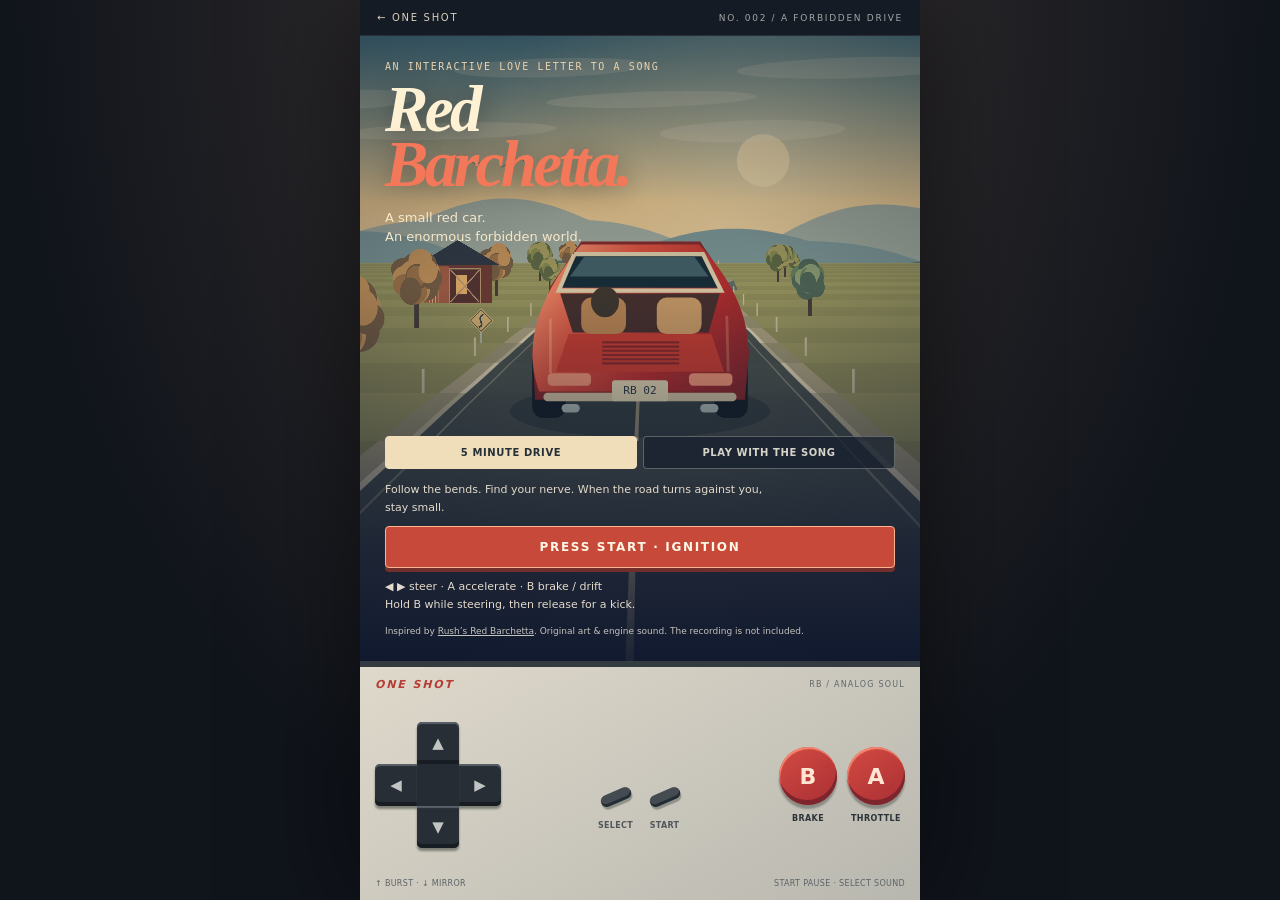
<file: oneshot/barchetta.html>
<!doctype html>
<html lang="en">
<head>
<meta charset="utf-8">
<meta name="viewport" content="width=device-width,initial-scale=1,viewport-fit=cover">
<meta name="theme-color" content="#161b25">
<meta name="description" content="A small red car. An enormous forbidden world. A five-minute driving experience inspired by Rush's Red Barchetta.">
<title>Red Barchetta — One Shot</title>
<link rel="stylesheet" href="./shared/interface.css">
<style>
body{--oneshot-background:radial-gradient(ellipse at top,#3b3433,#10141b 70%)}
:root{color-scheme:dark;font-family:system-ui,-apple-system,BlinkMacSystemFont,sans-serif;color:#fff3da;background:#10141b}
.splash{justify-content:space-between;padding:25px 25px 23px}
.issue{font:10px ui-monospace,monospace;letter-spacing:.16em;color:#e9d3ae;text-transform:uppercase}
.title{font:italic 800 clamp(45px,11vw,65px)/.85 Georgia,serif;letter-spacing:-.055em;margin:10px 0 15px;color:#fff2d4;text-shadow:0 3px 25px #18212366}
.title em{display:block;color:#f37859;font-style:inherit}
.lead{max-width:310px;margin:0;font-size:13px;line-height:1.5;color:#f5e7ca}
.splash-bottom{margin-top:90px}
.choices{display:flex;gap:6px;margin-bottom:12px}
.choice{border:1px solid #e2dfce55;background:#16202dbc;color:#d6d3c9;border-radius:4px;padding:10px 12px;font-size:10px;font-weight:700;letter-spacing:.06em;flex:1}
.choice[aria-pressed=true]{background:#f0deba;color:#263039;border-color:#f0deba}
.instructions{font-size:11px;line-height:1.6;margin:10px 0;color:#e3dacb;max-width:390px}
.smallprint{font-size:9px;line-height:1.5;color:#c5c3bd;margin:11px 0 0}
.scrub{display:block;width:100%;accent-color:#e97151;margin:12px 0}
.stats{display:flex;justify-content:space-between;gap:7px;padding:16px 0;border-top:1px solid #fff2;border-bottom:1px solid #fff2;margin:18px 0}
.stats b{display:block;font:25px Georgia,serif;color:#f1d3a2}
.stats span{font-size:9px;color:#aab0af}
.status{position:absolute;left:12px;right:12px;bottom:10px;text-align:center;font-size:10px;letter-spacing:.04em;color:#fff0cd;text-shadow:0 2px 4px #000;pointer-events:none}
@media(max-width:370px){
.splash{padding:18px}
.splash-bottom{margin-top:50px}
.title{font-size:43px}
}
@media(max-height:700px){
.splash{padding:15px 20px}
.splash-bottom{margin-top:18px}
.title{font-size:42px;margin:8px 0}
.lead{font-size:11px}
.smallprint{display:none}
.choice{padding:8px}
.instructions{margin:6px 0;font-size:10px}
}
@media(max-height:480px){
.splash{padding:13px}
.splash-bottom{margin-top:0}
.title{font-size:35px}
.lead{display:none}
.issue{font-size:8px}
.choices{margin:4px 0}
.instructions{font-size:9px;line-height:1.3}
.smallprint{display:none}
}
</style>
</head>
<body>
<main class="machine">
<header class="header"><a href="./index.html" aria-label="Back to One Shot collection">← ONE SHOT</a><span>NO. 002 / A FORBIDDEN DRIVE</span></header>
<section class="stage" aria-label="Red Barchetta driving game">
<canvas id="game" aria-label="A red sports car on a winding country road. Steer with the D-pad, hold A to accelerate, B to brake or drift."></canvas>
<div class="screen splash" id="intro">
<div><div class="issue">An interactive love letter to a song</div><h1 class="title">Red<br><em>Barchetta.</em></h1><p class="lead">A small red car.<br>An enormous forbidden world.</p></div>
<div class="splash-bottom">
<div class="choices" role="group" aria-label="Ride length"><button class="choice" id="short-mode" aria-pressed="true">5 MINUTE DRIVE</button><button class="choice" id="album-mode" aria-pressed="false">PLAY WITH THE SONG</button></div>
<p class="instructions" id="mode-note">Follow the bends. Find your nerve. When the road turns against you, stay small.</p>
<button class="primary" id="begin">PRESS START · IGNITION</button>
<p class="instructions">◀ ▶ steer · A accelerate · B brake / drift<br>Hold B while steering, then release for a kick.</p>
<p class="smallprint">Inspired by <a href="https://www.rush.com/songs/red-barchetta/" style="color:inherit" target="_blank" rel="noopener">Rush’s Red Barchetta</a>. Original art &amp; engine sound. The recording is not included.</p>
</div></div>
<div class="screen" id="pause" hidden><div class="panel"><div class="issue">A moment at the roadside</div><h2>Engine idling.</h2><p id="pause-note">Your drive will wait.</p><button class="primary" id="resume">BACK TO THE ROAD</button><div id="sync-tools" hidden><p>Set the drive to your song’s current time, then resume both together.</p><input class="scrub" id="sync" type="range" min="0" max="366" step="1" value="0" aria-label="Song time"><p id="sync-time">0:00</p></div><div class="row"><button class="secondary" id="sound">Engine: on</button><button class="secondary" id="restart">New drive</button></div><a class="link" href="./index.html">Return to the collection</a></div></div>
<div class="screen" id="ending" hidden><div class="panel"><div class="issue">The road gives you back</div><h2>Home, before dark.</h2><p id="ending-note">The engine ticks as it cools. A light is still on inside.</p><div class="stats"><div><b id="stat-distance">0</b><span>KILOMETRES</span></div><div><b id="stat-flow">0</b><span>FLOWING TURNS</span></div><div><b id="stat-near">0</b><span>CLOSE CALLS</span></div></div><button class="primary" id="again">ONE MORE SUNDAY</button><a class="link" href="./index.html">Back to One Shot</a></div></div>
<div class="status" id="status" aria-live="polite"></div>
</section>
<section data-controller></section>
</main>
<script src="./shared/interface.js"></script>
<script>
'use strict';
// RED BARCHETTA — original canvas art, a time-directed story, and a real driving simulation.
// The album mode uses an authored section timeline, not automatic audio/beat detection.
(() => {
const $=id=>document.getElementById(id), canvas=$('game'),g=canvas.getContext('2d',{alpha:false});
const clamp=(x,a=0,b=1)=>Math.max(a,Math.min(b,x)),mix=(a,b,t)=>a+(b-a)*t,smooth=t=>{t=clamp(t);return t*t*(3-2*t)},fract=x=>x-Math.floor(x);
const rand=n=>fract(Math.sin(n*127.1+311.7)*43758.5453),fmt=s=>Math.floor(s/60)+':'+String(Math.floor(s%60)).padStart(2,'0');
const lerpColor=(a,b,t)=>a.map((v,i)=>Math.round(mix(v,b[i],t))),rgb=a=>'rgb('+a.join(',')+')';
const SEG=220,ROAD=1800,CAMERA=1100,PLAYER_Z=1800,DRAW=155,ALBUM=366;
let W=390,H=570,DPR=1,mode='intro',album=false,duration=300,soundOn=true,wallLast=0,visual=0,accumulator=0,run,notificationUntil=0;
let audio=null,view=[],particles=[],sprites={};
const input=OneShot.mount(document.querySelector('.machine'),{
  meta:'RB / ANALOG SOUL', labels:{a:'THROTTLE',b:'BRAKE'},
  hints:{left:'↑ BURST · ↓ MIRROR',right:'START PAUSE · SELECT SOUND'},
  ariaLabels:{up:'Up: spend nerve for a boost',down:'Look in rear-view mirror',left:'Steer left',right:'Steer right',a:'A: accelerate',b:'B: brake and drift',start:'Start: pause or resume',select:'Select: toggle engine sound'},
  onPress:action, onSuspend:()=>{if(mode==='play')pause();}
}),down=input.held;
const chapters=[
 [0,'01','THE HIDDEN ROAD','The morning belongs to you.'],
 [44,'02','A MACHINE REMEMBERS','Hold A. Let the engine wake.'],
 [98,'03','THE WORLD OPENS','Lean into the bends.'],
 [170,'04','NOTHING BUT NOW','B through a bend. Release B to fly.'],
 [202,'05','YOU ARE NOT ALONE','Keep your speed. Watch the mirror.'],
 [244,'06','TWO SHADOWS','They are bigger. You are quicker.'],
 [276,'07','ONE WAY THROUGH','The bridge. Find the middle.'],
 [304,'08','SMALL ENOUGH TO BE FREE','Let them keep the wide roads.'],
 [331,'09','THE WAY HOME','You know this turn.']
];
function newRun(){return {time:0,pos:0,x:0,speed:0,steer:0,drift:0,boost:0,nerve:.25,pressure:.08,hit:0,shake:0,chapter:-1,chapterAt:0,cars:[],spawn:0,seed:42,prevB:false,bridgeStart:Infinity,bridgeEnd:Infinity,bridgeTouched:false,bridgeDone:false,flow:0,near:0,top:0,distance:0,collision:0,burstHeld:false,phase:0,curve:0,end:false};}
run=newRun();
function notify(text,seconds=3){$('status').textContent=text;notificationUntil=visual+seconds;}
function setModeSelection(value){album=value;duration=album?ALBUM:300;soundOn=!album;$('short-mode').setAttribute('aria-pressed',String(!album));$('album-mode').setAttribute('aria-pressed',String(album));$('mode-note').textContent=album?'Start your studio recording of Red Barchetta and press Start together. About 6 minutes; approximate section sync. Engine sound starts off.':'Follow the bends. Find your nerve. When the road turns against you, stay small.';updateSoundButton();}
$('short-mode').onclick=()=>setModeSelection(false);$('album-mode').onclick=()=>setModeSelection(true);
function clearInput(){input.clear();}
function action(key){if(key==='start'){if(mode==='intro')start();else if(mode==='play')pause();else if(mode==='pause')resume();else if(mode==='end')splash();}else if(key==='select')toggleSound();else if(key==='a'&&mode==='intro')start();}
function start(){document.activeElement?.blur();clearInput();run=newRun();particles=[];mode='play';$('intro').hidden=true;$('pause').hidden=true;$('ending').hidden=true;accumulator=0;wallLast=performance.now();if(soundOn)enableAudio();notify('◀ ▶ steer · hold A to accelerate',6);}
function pause(){if(mode!=='play')return;mode='pause';clearInput();$('pause').hidden=false;$('sync-tools').hidden=!album;$('sync').value=Math.round(run.time);$('sync-time').textContent=fmt(run.time);$('pause-note').textContent=album?'Pause your music too. Match its clock below if you need to.':'A: throttle · B: brake / drift · ↑: spend nerve for a burst · ↓: mirror. Keyboard: arrows or WASD, X / Z, Enter.';quiet();}
function resume(){document.activeElement?.blur();mode='play';$('pause').hidden=true;clearInput();wallLast=performance.now();accumulator=0;if(soundOn)enableAudio();}
function splash(){mode='intro';clearInput();run=newRun();particles=[];$('intro').hidden=false;$('pause').hidden=true;$('ending').hidden=true;$('status').textContent='';quiet();}
function finish(){mode='end';clearInput();quiet();$('ending').hidden=false;$('stat-distance').textContent=(run.distance/100000).toFixed(1);$('stat-flow').textContent=run.flow;$('stat-near').textContent=run.near;$('ending-note').textContent=run.bridgeTouched?'A little paint on the bridge. A little gravel in the tyres. The engine cools; the light inside is warm.':'The bridge was just wide enough. The engine ticks as it cools. A light is still on inside.';$('status').textContent='';}
$('begin').onclick=start;$('resume').onclick=resume;$('restart').onclick=splash;$('again').onclick=splash;
$('sync').oninput=()=>{$('sync-time').textContent=fmt(+$('sync').value)};
$('sync').onchange=()=>{run.time=clamp(+$('sync').value,0,duration-.1);run.chapter=-1;run.cars=[];run.spawn=run.time+3;run.bridgeStart=Infinity;run.bridgeEnd=Infinity;run.bridgeDone=false;run.bridgeTouched=false;run.pressure=.15;particles=[];};
// Motor, air and gravel are synthesized. Album mode creates no AudioContext unless requested.
function enableAudio(){try{if(!audio){const ac=new (window.AudioContext||window.webkitAudioContext)(),master=ac.createGain(),osc=ac.createOscillator(),engine=ac.createGain(),filter=ac.createBiquadFilter();master.gain.value=.18;master.connect(ac.destination);osc.type='sawtooth';filter.type='lowpass';filter.frequency.value=350;osc.connect(filter);filter.connect(engine);engine.connect(master);engine.gain.value=0;osc.start();const buffer=ac.createBuffer(1,ac.sampleRate*2,ac.sampleRate),data=buffer.getChannelData(0);for(let i=0;i<data.length;i++)data[i]=Math.random()*2-1;const noise=ac.createBufferSource(),windFilter=ac.createBiquadFilter(),wind=ac.createGain();noise.buffer=buffer;noise.loop=true;windFilter.type='lowpass';windFilter.frequency.value=700;noise.connect(windFilter);windFilter.connect(wind);wind.connect(master);wind.gain.value=0;noise.start();audio={ac,master,osc,engine,filter,wind};}audio.ac.resume().catch(()=>{});}catch{soundOn=false;updateSoundButton();}}
function quiet(){if(audio){audio.engine.gain.setTargetAtTime(0,audio.ac.currentTime,.08);audio.wind.gain.setTargetAtTime(0,audio.ac.currentTime,.08);}}
function updateSoundButton(){$('sound').textContent='Engine: '+(soundOn?'on':'off');}
function toggleSound(){soundOn=!soundOn;updateSoundButton();if(soundOn&&mode==='play')enableAudio();else quiet();notify(soundOn?'Engine sound on':'Engine sound off',2);}
$('sound').onclick=toggleSound;
function soundFrame(){if(!audio||!soundOn||mode!=='play')return;const t=audio.ac.currentTime,v=run.speed/18000,gear=Math.min(4,Math.floor(v*5)),rpm=55+(v*5-gear)*35;audio.osc.frequency.setTargetAtTime(rpm,t,.07);audio.filter.frequency.setTargetAtTime(250+v*700,t,.1);audio.engine.gain.setTargetAtTime(.12+(down.has('a')?.12:.02),t,.08);audio.wind.gain.setTargetAtTime(v*v*.22+(Math.abs(run.x)>1?.11:0)+(run.drift>.1?.05:0),t,.08);}
function roadCurve(n){return (Math.sin(n/161)*.72+Math.sin(n/347)*.65+Math.sin(n/73)*.16);}
function elevation(n){return Math.sin(n/61)*650+Math.sin(n/137)*1200+Math.sin(n/307)*2100;}
function bridgeAt(z){return z>=run.bridgeStart&&z<=run.bridgeEnd;}
function halfWidth(z){const a=smooth((z-run.bridgeStart)/7000),b=1-smooth((z-run.bridgeEnd)/7000);return 1-.57*Math.min(a,b);}
function bridgeWeight(z){return Math.min(smooth((z-run.bridgeStart+6000)/6000),1-smooth((z-run.bridgeEnd)/7000));}
function currentStory(){return run.time/duration*ALBUM;}
function damage(push=0,bridge=false){if(run.hit>0)return;run.hit=.8;run.shake=.75;run.speed*=.72;run.x=clamp(run.x+push,-1.7,1.7);run.nerve=Math.max(0,run.nerve-.2);run.pressure=clamp(run.pressure+.12);run.collision++;if(bridge)run.bridgeTouched=true;for(let i=0;i<14;i++)particles.push({x:W*.5,y:H*.8,vx:(rand(i+run.time)*2-1)*160,vy:-80-rand(i+2)*110,life:.3+rand(i),color:'#ffca78',size:2});}
function step(dt){
 if(mode!=='play')return;
 run.time=Math.min(duration,run.time+dt);const t=currentStory(),beforePos=run.pos;
 let ch=0;for(let i=0;i<chapters.length;i++)if(t>=chapters[i][0])ch=i;
 if(ch!==run.chapter){run.chapter=ch;run.chapterAt=run.time;if(ch===4)run.pressure=Math.max(run.pressure,.42);if(ch===5)run.pressure=Math.max(run.pressure,.65);notify(chapters[ch][3],4.5);}
 const chase=t>=202&&t<304&&!run.bridgeDone;
 if(t>=276&&t<304&&run.bridgeStart===Infinity){run.bridgeStart=run.pos+22000;run.bridgeEnd=run.bridgeStart+87000;run.cars=run.cars.filter(c=>c.z<run.bridgeStart-3000);}
 const narrow=halfWidth(run.pos+PLAYER_Z),onBridge=bridgeAt(run.pos+PLAYER_Z),off=Math.abs(run.x)>narrow;
 let curve=roadCurve(run.pos/SEG)*mix(.55,1,smooth((t-75)/100));if(onBridge)curve*=.16;run.curve=curve;
 const steer=Number(down.has('right'))-Number(down.has('left')),gas=down.has('a'),brake=down.has('b'),drifting=brake&&steer!==0&&run.speed>5000&&!off;
 run.steer=mix(run.steer,steer,1-Math.exp(-dt*9));
 let maxSpeed=mix(9000,17800,smooth(t/105));if(t>331)maxSpeed=mix(13500,2200,smooth((t-331)/35));
 const cruise=maxSpeed*.61;let target=gas?maxSpeed:cruise;if(brake)target=drifting?maxSpeed*.7:2800;if(off)target=Math.min(target,5500);
 if(run.boost>0){run.boost-=dt;target=maxSpeed*1.27;}run.speed=mix(run.speed,target,1-Math.exp(-dt*(brake?2.6:1.2)));
 const v=run.speed/17800;run.x+=run.steer*dt*(.42+v*1.08)*(drifting?1.25:1)-curve*v*v*dt*.55;
 if(off){run.x-=Math.sign(run.x)*dt*.22;run.shake=Math.max(run.shake,.1);}
 run.x=clamp(run.x,-1.65,1.65);
 if(onBridge&&Math.abs(run.x)>narrow-.1){damage(-Math.sign(run.x)*.13,true);run.x=mix(run.x,Math.sign(run.x)*(narrow-.13),dt*7);}
 if(drifting){run.drift=clamp(run.drift+dt*.62);if(run.drift>.2&&Math.floor(run.time*35)%2===0){particles.push({x:W*.5+run.steer*20,y:H*.84,vx:-run.steer*30,vy:30,life:.4,color:run.drift>.7?'#8aeeed':'#f6dba1',size:2});}}
 else if(run.prevB&&!brake){if(run.drift>.45){run.boost=1.1+run.drift;run.nerve=clamp(run.nerve+.14);run.flow++;notify('FLOW · a little more freedom',1.5);}run.drift=0;}
 else if(!brake)run.drift=Math.max(0,run.drift-dt*2);
 run.prevB=brake;
 if(down.has('up')&&!run.burstHeld&&run.nerve>.35){run.nerve-=.35;run.boost=2.6;notify('LET IT RUN',1.5);}run.burstHeld=down.has('up');
 run.nerve=clamp(run.nerve+dt*(off?-.05:.013+(Math.abs(curve)>.4&&Math.abs(run.x)<.7?.012:0)));
 run.pos+=run.speed*dt;run.distance+=run.speed*dt;run.top=Math.max(run.top,run.speed);run.hit=Math.max(0,run.hit-dt);run.shake=Math.max(0,run.shake-dt*1.6);
 if(chase){run.pressure=clamp(run.pressure+dt*(off?.07:run.speed<10000?.027:-.011),.06,.98);if(run.pressure>.94&&run.hit===0){damage(run.x>0?-.2:.2);run.pressure=.55;notify('TOO CLOSE · find your speed',2);}}
 else run.pressure=Math.max(0,run.pressure-dt*.25);
 if(run.pos>run.bridgeEnd+1500&&!run.bridgeDone){run.bridgeDone=true;run.pressure=0;run.cars=[];notify(run.bridgeTouched?'THROUGH. They cannot follow.':'A PERFECT FIT. They cannot follow.',5);}
 if(run.time>=run.spawn){run.spawn=run.time+(chase?6.5:12)+rand(run.seed++)*4;if(t>105&&t<272&&!onBridge){const police=chase;run.cars.push({z:run.pos+24000,x:(rand(run.seed++)>.5?1:-1)*(.34+rand(run.seed++)*.26),speed:police?5200:5600,type:police?'hunter':'civil',hit:false,passed:false,w:police?.46:.17});}}
 for(const car of run.cars){const oldRel=car.z-beforePos;car.z+=car.speed*dt;const rel=car.z-run.pos;if(oldRel>=PLAYER_Z-330&&rel<PLAYER_Z+330&&!car.passed){const gap=Math.abs(run.x-car.x);if(gap<car.w+.16){damage(run.x>=car.x?.2:-.2);car.hit=true;car.passed=true;}else if(rel<PLAYER_Z){car.passed=true;if(gap<car.w+.48){run.near++;run.nerve=clamp(run.nerve+.14);notify('THREAD THE NEEDLE',1.5);}}}}
 run.cars=run.cars.filter(c=>c.z>run.pos-2000&&c.z<run.pos+50000);
 for(const p of particles){p.life-=dt;p.x+=p.vx*dt;p.y+=p.vy*dt;p.vy+=100*dt;}particles=particles.filter(p=>p.life>0).slice(-100);
 if(run.time>=duration)finish();
}
function resize(){const r=canvas.getBoundingClientRect();W=Math.max(1,r.width);H=Math.max(1,r.height);DPR=Math.min(window.devicePixelRatio||1,2);canvas.width=Math.round(W*DPR);canvas.height=Math.round(H*DPR);g.setTransform(DPR,0,0,DPR,0,0);}
new ResizeObserver(resize).observe(canvas);
function polygon(points,color){g.fillStyle=color;g.beginPath();g.moveTo(points[0],points[1]);for(let i=2;i<points.length;i+=2)g.lineTo(points[i],points[i+1]);g.closePath();g.fill();}
function quad(x1,y1,w1,x2,y2,w2,color){polygon([x1-w1,y1,x2-w2,y2,x2+w2,y2,x1+w1,y1],color);}
function line(points,color,width=1){g.strokeStyle=color;g.lineWidth=width;g.beginPath();g.moveTo(points[0],points[1]);for(let i=2;i<points.length;i+=2)g.lineTo(points[i],points[i+1]);g.stroke();}
function roundRect(x,y,w,h,r,color){g.fillStyle=color;g.beginPath();g.roundRect(x,y,w,h,r);g.fill();}
function text(value,x,y,size,color='#fff0d0',align='left',font='monospace'){g.fillStyle=color;g.font=size+'px '+font;g.textAlign=align;g.fillText(value,x,y);}
function sprite(name,width,height,draw){const c=document.createElement('canvas');c.width=width;c.height=height;const cctx=c.getContext('2d');draw(cctx,width,height);sprites[name]=c;}
function buildSprites(){
 for(let j=0;j<4;j++)sprite('tree'+j,200,300,(c,w,h)=>{c.fillStyle='#493f39';c.fillRect(91,175,17,125);c.strokeStyle='#493f39';c.lineWidth=8;c.beginPath();c.moveTo(100,215);c.lineTo(60,130);c.moveTo(99,198);c.lineTo(139,109);c.stroke();const colors=[['#626a43','#8c8f50','#aaa060'],['#526957','#69845a','#94a275'],['#7c6144','#a77748','#ce985b'],['#425c52','#52715c','#77916b']][j];for(let i=0;i<28;i++){const a=i*2.4,d=rand(i+j*30)*62;c.fillStyle=colors[i%3];c.beginPath();c.ellipse(100+Math.cos(a)*d,107+Math.sin(a)*d,35+rand(i+3)*17,40+rand(i+7)*14,0,0,Math.PI*2);c.fill();}});
 sprite('pine',160,350,(c)=>{c.fillStyle='#424c3b';c.fillRect(74,235,13,115);for(let i=0;i<5;i++){c.fillStyle=['#304e49','#3d6156','#52745d'][i%3];c.beginPath();c.moveTo(80,15+i*39);c.lineTo(12+i*8,151+i*34);c.lineTo(148-i*8,151+i*34);c.fill();}});
 sprite('barn',340,270,c=>{c.fillStyle='#733c33';c.fillRect(30,95,280,168);c.fillStyle='#ad6044';c.fillRect(32,110,100,151);c.fillStyle='#323944';c.beginPath();c.moveTo(0,104);c.lineTo(167,1);c.lineTo(339,103);c.closePath();c.fill();c.fillStyle='#58342f';c.fillRect(134,120,127,143);c.fillStyle='#f3b86c';c.fillRect(162,146,43,80);c.strokeStyle='#c29973';c.lineWidth=5;c.strokeRect(133,120,129,143);c.beginPath();c.moveTo(137,258);c.lineTo(258,125);c.moveTo(138,124);c.lineTo(256,258);c.stroke();c.strokeStyle='#e1b887';c.lineWidth=2;for(let i=0;i<7;i++){c.beginPath();c.moveTo(37+i*13,115);c.lineTo(37+i*13,260);c.stroke();}});
 sprite('rock',150,100,c=>{c.fillStyle='#656e67';c.beginPath();c.moveTo(0,91);c.lineTo(22,34);c.lineTo(58,8);c.lineTo(123,31);c.lineTo(149,93);c.fill();c.fillStyle='#9b9a80';c.beginPath();c.moveTo(22,34);c.lineTo(58,8);c.lineTo(123,31);c.lineTo(70,52);c.fill();});
 sprite('sign',160,170,c=>{c.fillStyle='#bbbca9';c.fillRect(76,80,8,90);c.fillStyle='#dfba78';c.save();c.translate(80,63);c.rotate(Math.PI/4);c.fillRect(-42,-42,84,84);c.strokeStyle='#645b43';c.lineWidth=4;c.strokeRect(-36,-36,72,72);c.restore();c.strokeStyle='#424b46';c.lineWidth=8;c.beginPath();c.moveTo(68,95);c.bezierCurveTo(107,83,50,55,91,33);c.stroke();});
 sprite('bridgeSign',180,165,c=>{c.fillStyle='#bcb39b';c.fillRect(86,75,8,90);c.fillStyle='#d4be86';c.fillRect(4,14,172,70);c.strokeStyle='#403e35';c.lineWidth=4;c.strokeRect(8,18,164,62);c.fillStyle='#403e35';c.textAlign='center';c.font='bold 18px monospace';c.fillText('NARROW',90,44);c.fillText('BRIDGE',90,66);});
}
buildSprites();
function palette(t){const storm=smooth((t-192)/32)*(1-smooth((t-300)/25)),home=smooth((t-318)/40);return {sky:rgb(lerpColor([82,133,146],[48,64,95],storm)),haze:rgb(lerpColor([247,207,144],[174,172,177],storm)),hill:rgb(lerpColor([86,116,114],[59,78,100],storm)),field:rgb(lerpColor([161,156,97],[91,120,111],storm)),field2:rgb(lerpColor([151,147,91],[83,111,106],storm)),road:rgb(lerpColor([75,82,77],[53,63,77],storm)),road2:rgb(lerpColor([78,85,79],[57,66,80],storm)),storm,home};}
function background(t,P,horizon){
 const sky=g.createLinearGradient(0,0,0,horizon);sky.addColorStop(0,P.sky);sky.addColorStop(.68,P.haze);sky.addColorStop(1,'#eac79d');g.fillStyle=sky;g.fillRect(0,0,W,H);
 const sunX=W*(.72-Math.sin(run.pos/800000)*.05),sunY=horizon*.51;const halo=g.createRadialGradient(sunX,sunY,3,sunX,sunY,W*.48);halo.addColorStop(0,'#fff1c864');halo.addColorStop(1,'#ffd58900');g.fillStyle=halo;g.fillRect(0,0,W,horizon+50);g.fillStyle='#ffe5b0';g.beginPath();g.arc(sunX,sunY,W*.047,0,7);g.fill();
 g.globalAlpha=.25;g.fillStyle='#ffefcf';for(let i=0;i<7;i++){const x=((i*.18+visual*.0007)%1.4-.2)*W,y=horizon*(.13+(i%3)*.13);g.beginPath();g.ellipse(x,y,W*(.11+rand(i)*.1),4+rand(i+1)*7,-.03,0,7);g.fill();}g.globalAlpha=1;
 for(let layer=2;layer>=0;layer--){const y=horizon+8-layer*10,amp=(25+layer*17)*Math.min(1,H/500),parallax=run.pos*.000009*(3-layer)+run.x*.045;g.fillStyle=[P.hill,'#829b99','#a8b0a1'][layer];if(P.storm>.3)g.fillStyle=['#4a5d71','#6c7e91','#969faa'][layer];g.beginPath();g.moveTo(0,horizon+60);for(let x=0;x<=W+5;x+=5){const f=x/W;g.lineTo(x,y-Math.abs(Math.sin(f*4.2+parallax+layer*1.8))*amp-Math.abs(Math.sin(f*10.5+layer))*amp*.18);}g.lineTo(W,horizon+60);g.fill();}
 // A distant flock, small enough to notice only while breathing between corners.
 if(P.storm<.7)for(let i=0;i<5;i++){const x=W*(.18+i*.026)+Math.sin(visual*.06)*12,y=horizon*.5+i%2*7,wing=Math.sin(visual*3+i)*3;line([x-4,y+wing,x,y,x+4,y+wing],'#657570',.8);}
}
function projectRoad(t,P){
 const base=Math.floor(run.pos/SEG),offset=(run.pos%SEG)/SEG,camY=mix(elevation(base),elevation(base+1),offset)+CAMERA;
 const horizon=H*.39+Math.sin(run.pos/85000)*H*.016;
 background(t,P,horizon);g.fillStyle=P.field;g.fillRect(0,horizon+40,W,H);
 let dx=-roadCurve(base)*offset,x=0,maxY=H;view=[];
 for(let n=0;n<DRAW;n++){
  const index=base+n,z=index*SEG-run.pos,z2=z+SEG;
  let c=roadCurve(index)*mix(.55,1,smooth((t-75)/100));if(bridgeAt(index*SEG))c*=.16;
  const p1={x:W/2+(x-run.x*ROAD)*W/2/Math.max(1,z),y:horizon-(elevation(index)-camY)*H*.7/Math.max(1,z),bw:ROAD*W/2/Math.max(1,z),z};
  x+=dx;dx+=c*4.6;
  const p2={x:W/2+(x-run.x*ROAD)*W/2/z2,y:horizon-(elevation(index+1)-camY)*H*.7/z2,bw:ROAD*W/2/z2,z:z2};
  p1.y=Math.round(p1.y);p2.y=Math.round(p2.y);
  p1.w=p1.bw*halfWidth(index*SEG);p2.w=p2.bw*halfWidth((index+1)*SEG);
  if(z<50||p2.y>=p1.y||p2.y>=maxY)continue;
  const clip=maxY,bridge=bridgeAt(index*SEG),alternate=Math.floor(index/3)%2;
  const rec={index,p1,p2,clip,bridge};view.push(rec);
  g.fillStyle=bridge?'#528486':alternate?P.field:P.field2;g.fillRect(0,p2.y,W,Math.min(p1.y,maxY)-p2.y);
  if(bridge){if(index%7===0){g.globalAlpha=.22;line([0,p2.y+2,W,p2.y+2],'#c3d9c8',1);g.globalAlpha=1;}quad(p1.x,p1.y,p1.w*1.42,p2.x,p2.y,p2.w*1.42,'#436064');quad(p1.x,p1.y,p1.w*1.11,p2.x,p2.y,p2.w*1.11,'#b7ac8a');}
  else{quad(p1.x,p1.y,p1.w*1.16,p2.x,p2.y,p2.w*1.16,alternate?'#a49b75':'#b7aa83');}
  quad(p1.x,p1.y,p1.w*1.035,p2.x,p2.y,p2.w*1.035,alternate?'#c4ba97':'#eee0bc');
  quad(p1.x,p1.y,p1.w,p2.x,p2.y,p2.w,alternate?P.road:P.road2);
  if(!bridge&&alternate){quad(p1.x,p1.y,p1.w*.009,p2.x,p2.y,p2.w*.009,'#dfce9e');}
  for(const side of [-1,1])quad(p1.x+p1.w*.92*side,p1.y,p1.w*.006,p2.x+p2.w*.92*side,p2.y,p2.w*.006,'#d4c8a57a');
  if(bridge){for(const side of [-1,1]){const h1=p1.bw*.23,h2=p2.bw*.23;quad(p1.x+p1.w*1.06*side,p1.y-h1,p1.bw*.012,p2.x+p2.w*1.06*side,p2.y-h2,p2.bw*.012,'#c4b698');if(index%3===0)line([p1.x+p1.w*1.06*side,p1.y,p1.x+p1.w*1.06*side,p1.y-h1],'#cec1a4',Math.max(1,p1.bw*.022));}}
  if(n>65){g.globalAlpha=Math.pow((n-65)/(DRAW-65),2)*.65;quad(W/2,p1.y,W/2,W/2,p2.y,W/2,P.haze);g.globalAlpha=1;}
  maxY=p2.y;
 }
 // Roadside objects are painted back to front and clipped by the next hill.
 for(let j=view.length-1;j>=0;j--){const r=view[j],n=r.index,p=r.p1;if(p.y<-100||p.z>DRAW*SEG||p.bw<1)continue;g.save();g.beginPath();g.rect(0,0,W,r.clip);g.clip();
  if(!r.bridge){
   if(n%6===0){const side=rand(n)>.5?1:-1,kind=t>235&&t<300?'pine':'tree'+Math.floor(rand(n+2)*4);drawScenery(kind,p,side*(1.6+rand(n+4)*1.8),850+rand(n+7)*650);}
   if(n%11===0)drawScenery('tree'+Math.floor(rand(n+1)*4),p,-2.2,1400);
   if(n%47===0)drawScenery('rock',p,1.22,440);
   if(n%130===30)drawScenery('sign',p,-1.35,540);
   if(n%280===40||t>333&&n%140===40)drawScenery('barn',p,-2.4,1500);
   if(n%4===0){for(const side of [-1,1]){const xx=p.x+p.bw*side*1.25,hh=p.bw*.14;line([xx,p.y,xx,p.y-hh],'#d8c9a3',Math.max(1,p.bw*.016));}}
  }
  if(Math.abs(n*SEG-(run.bridgeStart-8500))<SEG)drawScenery('bridgeSign',p,-1.45,720);
  for(const car of run.cars)if(Math.floor(car.z/SEG)===n){const f=fract(car.z/SEG),bw=mix(p.bw,r.p2.bw,f),x=mix(p.x,r.p2.x,f)+car.x*bw,y=mix(p.y,r.p2.y,f);drawCar(x,y,bw*car.w*2,car.type==='hunter',0,car.hit);}
  g.restore();
 }
}
function drawScenery(name,p,lateral,height){const img=sprites[name],hh=height*p.bw/ROAD,ww=hh*img.width/img.height,x=p.x+p.bw*lateral;if(ww<1||x+ww/2<0||x-ww/2>W)return;g.drawImage(img,x-ww/2,p.y-hh,ww,hh);}
function drawCar(x,y,width,hunter=false,turn=0,hit=false){
 if(width<2)return;g.save();g.translate(x,y);g.scale(width/160,width/160);g.rotate(turn*.04);
 g.fillStyle='#13212e55';g.beginPath();g.ellipse(0,0,93,19,0,0,7);g.fill();
 if(hunter){
  const pulse=.6+.4*Math.sin(visual*12);g.fillStyle='#7debfc';g.globalAlpha=.22;g.beginPath();g.ellipse(0,3,100,19,0,0,7);g.fill();g.globalAlpha=1;
  polygon([-88,-6,-102,-35,-86,-75,-57,-110,52,-110,85,-75,101,-34,86,-6],'#778e9e');
  polygon([-102,-35,-71,-57,72,-57,101,-34,86,-6,-88,-6],'#a7b6b9');
  polygon([-87,-75,-57,-110,52,-110,84,-75,58,-61,-56,-61],'#e0ddd0');
  polygon([-57,-103,51,-103,63,-79,-66,-79],'#263d4e');
  polygon([-85,-73,-59,-61,-71,-16,-94,-29],'#dae2dc');polygon([85,-73,58,-61,72,-16,94,-29],'#788e9e');
  roundRect(-51,-48,102,11,3,'#243746');g.globalAlpha=pulse;roundRect(-49,-46,38,6,2,'#88efff');roundRect(11,-46,38,6,2,'#88efff');g.globalAlpha=1;
  line([-65,-19,65,-19],'#3e5764',6);text('E Y E',0,-30,10,'#435e6b','center');
 }else{
  // Rear view of a small open-top roadster. Body, cockpit, chrome and tyres are separate shapes.
  roundRect(-77,-43,24,48,8,'#151e26');roundRect(53,-43,24,48,8,'#151e26');
  polygon([-75,-8,-77,-44,-64,-89,-42,-121,43,-121,65,-88,78,-43,75,-8],'#8b2929');
  const paint=g.createLinearGradient(-70,-100,75,0);paint.addColorStop(0,hit?'#ffd299':'#ff9970');paint.addColorStop(.27,'#e7533e');paint.addColorStop(.6,'#c12e2d');paint.addColorStop(1,'#85252b');g.fillStyle=paint;g.beginPath();g.moveTo(-72,-14);g.bezierCurveTo(-87,-55,-64,-92,-42,-119);g.lineTo(42,-119);g.bezierCurveTo(68,-92,87,-55,72,-14);g.closePath();g.fill();
  polygon([-45,-112,44,-112,57,-88,-57,-88],'#182d39');polygon([-40,-110,39,-110,49,-96,-50,-96],'#91bbb75f');line([-47,-112,45,-112,58,-86,-58,-86,-47,-112],'#e8d6ae',3);
  polygon([-57,-84,57,-84,49,-56,-48,-56],'#4a302c');roundRect(-42,-81,32,26,7,'#c38a54');roundRect(12,-81,32,26,7,'#d4a168');g.fillStyle='#42382e';g.beginPath();g.ellipse(-25,-78,10,11,0,0,7);g.fill();
  polygon([-51,-55,51,-55,60,-28,-60,-28],'#d43e31');for(let i=0;i<6;i++)line([-27,-49+i*3,28,-49+i*3],'#8f292a',1.5);
  line([-64,-66,-64,-27],'#ffb18a88',2);line([62,-68,63,-28],'#ffb18a55',2);
  roundRect(-66,-27,31,9,3,down.has('b')?'#fff6bc':'#ff9b78');roundRect(35,-27,31,9,3,down.has('b')?'#fff6bc':'#ff9b78');
  roundRect(-69,-13,138,6,3,'#decba8');roundRect(-20,-22,40,15,2,'#eee0b9');text('RB 02',0,-12,8,'#303c42','center');roundRect(-56,-5,13,6,3,'#b7c4bd');roundRect(43,-5,13,6,3,'#b7c4bd');
 }
 g.restore();
}
function mirror(t){
 if(t<202&&!down.has('down'))return;if(run.bridgeDone&&!down.has('down'))return;
 const big=down.has('down'),w=W*(big?.77:.36),h=big?H*.22:Math.max(37,H*.075),x=(W-w)/2,y=big?H*.18:14;
 g.save();roundRect(x-3,y-3,w+6,h+6,6,'#dfd8bd');g.beginPath();g.roundRect(x,y,w,h,4);g.clip();g.fillStyle='#8eaaa9';g.fillRect(x,y,w,h);g.fillStyle='#718c79';g.fillRect(x,y+h*.38,w,h);
 polygon([x+w*.43,y+h*.4,x+w*.57,y+h*.4,x+w*.94,y+h,x+w*.06,y+h],'#495969');line([x+w*.5,y+h*.48,x+w*.5,y+h],'#b5bfa6',2);
 if(t>=202&&t<304&&!run.bridgeDone){const count=t>244?2:1;for(let i=0;i<count;i++){const size=w*(.12+run.pressure*.3),xx=x+w*.5+(count===2?(i-.5)*w*.39:Math.sin(visual*.8)*w*.17);drawCar(xx,y+h*.93,size,true,0,false);}}
 g.restore();if(big)text('THEY WANT THE WHOLE ROAD',W/2,y+h+17,9,'#fff0d0','center');
}
function gauge(t){
 const speed=Math.round(run.speed/85);text(String(speed).padStart(3,'0'),18,H-40,29,'#fff0d0','left','monospace');text('KM/H',19,H-25,8,'#d8d7bd');
 const x=W-113,y=H-52;text(run.boost>0?'RELEASE':'NERVE',x,y-9,8,run.boost>0?'#92f1e4':'#e4dabd');for(let i=0;i<8;i++)roundRect(x+i*11,y,7,14,1,run.nerve>(i/8)?'#ecd097':'#eeeecc25');
 if(run.drift>.05){const ww=W*.36;roundRect((W-ww)/2,H*.69,ww,3,2,'#fff3');roundRect((W-ww)/2,H*.69,ww*run.drift,3,2,run.drift>.45?'#9ef4e2':'#f8d393');text(run.drift>.45?'RELEASE B':'HOLD THE TURN',W/2,H*.69-8,8,'#e7edd3','center');}
 text(fmt(run.time)+' / '+fmt(duration),W-14,23,9,'#f4e3c5','right');
 if(t>=202&&t<304&&!run.bridgeDone){const width=70;roundRect(16,28,width,3,2,'#fff3');roundRect(16,28,width*run.pressure,3,2,'#9ae7ed');text('PURSUIT',16,21,8,'#b9e7e4');}else text(run.chapter>=0?chapters[run.chapter][1]+' / 09':'01 / 09',16,23,9,'#f2dfbb');
 // Nine small mileposts stand in for a conventional score or checkpoint list.
 const wide=W-32;for(let i=0;i<9;i++){g.fillStyle=i<=run.chapter?'#efd2a1':'#fff3';g.fillRect(16+i*wide/9,H-6,wide/9-3,2);}
}
function cue(){const age=run.time-run.chapterAt;if(run.chapter<0||age>5)return;g.save();g.globalAlpha=smooth(age/.65)*(1-smooth((age-3.7)/1.3));const c=chapters[run.chapter],y=H*.19;const size=Math.min(22,W/(c[2].length*.62));text(c[1]+' /',W*.5,y-22,9,'#e7d0a4','center');text(c[2],W*.5,y,size,'#fff0d0','center','Georgia');g.restore();}
function homeScene(){
 const sky=g.createLinearGradient(0,0,0,H);sky.addColorStop(0,'#5b8294');sky.addColorStop(.5,'#e5b888');sky.addColorStop(1,'#576a53');g.fillStyle=sky;g.fillRect(0,0,W,H);
 g.fillStyle='#fff0bd';g.beginPath();g.arc(W*.8,H*.27,W*.045,0,7);g.fill();
 for(let i=0;i<3;i++){g.fillStyle=['#a4a783','#7d8c70','#556c5d'][i];g.beginPath();g.moveTo(0,H);for(let x=0;x<=W+10;x+=10)g.lineTo(x,H*(.45+i*.08)+Math.sin(x/W*5+i)*20);g.lineTo(W,H);g.fill();}
 g.drawImage(sprites.barn,W*.04,H*.41,W*.55,W*.55*.794);drawCar(W*.68,H*.80,W*.25,false,-.6,false);
 g.fillStyle='#ffd790';g.globalAlpha=.1+.02*Math.sin(visual*4);g.beginPath();g.ellipse(W*.25,H*.73,W*.22,H*.13,0,0,7);g.fill();g.globalAlpha=1;
}
function render(){
 g.setTransform(DPR,0,0,DPR,0,0);const t=mode==='intro'?80:currentStory();
 if(mode==='end'){homeScene();return;}
 const P=palette(t);g.save();if(run.shake>0&&mode==='play')g.translate(Math.sin(visual*85)*run.shake*3,Math.cos(visual*70)*run.shake*2);
 projectRoad(t,P);
 // Peripheral wind stretches as the car exceeds cruising speed.
 if(mode==='play'&&run.speed>12500){const strength=clamp((run.speed-12500)/9500);g.globalAlpha=strength*.4;for(let i=0;i<20;i++){const side=i%2?1:-1,q=fract(i*.173+run.pos*.000012),x=W*.5+side*W*(.32+q*.45),y=H*(.46+q*.49);line([x,y,x+side*(12+q*35),y+q*15],'#fff5d5',1);}g.globalAlpha=1;}
 if(mode==='play'&&t>=244&&t<276&&run.pressure>.4){const amount=(run.pressure-.4)*1.67;drawCar(-W*.12+amount*W*.13,H*.98,W*.55,true,.2,false);drawCar(W*1.12-amount*W*.13,H*.99,W*.55,true,-.2,false);}
 const carX=W*.5+run.steer*W*.023,carY=mode==='intro'?H*.60:H*.84,bob=(Math.sin(visual*28)*.6+Math.sin(visual*17)*.3)*run.speed/16000;
 if(run.boost>0&&mode==='play'){g.globalAlpha=.6;for(let i=0;i<3;i++){const a=(i+1)*.04;drawCar(carX-run.steer*i*3,carY+i*9,W*(.22-a),false,run.steer,false);}g.globalAlpha=1;}
 drawCar(carX,carY+bob,W*(mode==='intro'?.4:.23),false,-run.steer*(down.has('b')?2.2:1),run.hit>.4);
 if(mode==='play'){for(const p of particles){g.globalAlpha=clamp(p.life*2);g.fillStyle=p.color;g.fillRect(p.x,p.y,p.size,p.size*2);}g.globalAlpha=1;mirror(t);gauge(t);cue();}
 const vignette=g.createRadialGradient(W*.5,H*.48,W*.25,W*.5,H*.48,Math.max(W,H)*.78);vignette.addColorStop(0,'#11182600');vignette.addColorStop(1,'#0b19274a');g.fillStyle=vignette;g.fillRect(0,0,W,H);g.restore();
}
function frame(now){const dt=Math.min((now-wallLast)/1000||0,.15);wallLast=now;visual+=dt;if(mode==='play'){accumulator+=dt;while(accumulator>=1/60&&mode==='play'){step(1/60);accumulator-=1/60;}}if(mode==='intro'){run.pos+=dt*1700;run.x=Math.sin(visual*.12)*.15;}if(visual>notificationUntil&&$('status').textContent)$('status').textContent='';render();soundFrame();requestAnimationFrame(frame);}
resize();requestAnimationFrame(frame);
// A read-only snapshot is useful for reproducing control and pacing bugs. Test time is opt-in.
if(new URLSearchParams(location.search).has('test'))window.__barchetta={snapshot:()=>({...run,cars:run.cars.map(c=>({...c})),mode,down:[...down],duration,album}),advance:(seconds,draw=true)=>{for(let i=0;i<Math.round(seconds*60)&&mode==='play';i++)step(1/60);if(draw)render();},seek:seconds=>{run.time=clamp(seconds,0,duration-.01);run.chapter=-1;run.cars=[];run.spawn=run.time+2;render();}};
})();

</script>
</body>
</html>
</file>
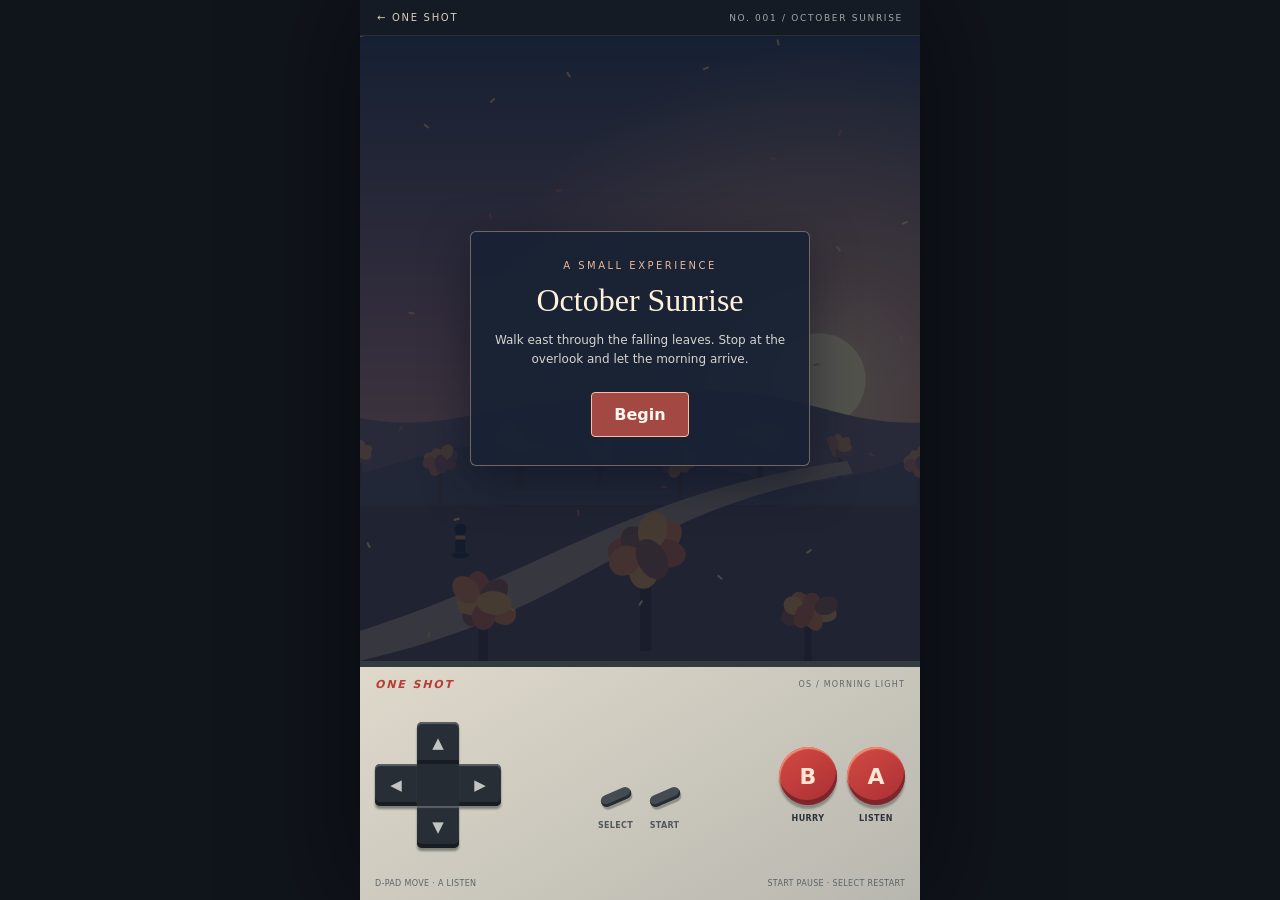
<file: oneshot/october-sunrise.html>
<!doctype html>
<html lang="en">
<head>
<meta charset="utf-8">
<meta name="viewport" content="width=device-width,initial-scale=1,viewport-fit=cover">
<meta name="theme-color" content="#141b29">
<title>October Sunrise — One Shot</title>
<link rel="stylesheet" href="./shared/interface.css">
<style>

:root{color-scheme:dark;font-family:system-ui,-apple-system,sans-serif;background:#141b29;color:#f6ecdb}
.stage{background:#23314a}.overlay{background:#101929b8;text-align:center;align-items:center}
.overlay[hidden]{display:none}
.card{max-width:340px;padding:28px 22px;background:#182334ee;border:1px solid #e6bea270;border-radius:6px;box-shadow:0 15px 45px #070d1b80}
.eyebrow{font-size:10px;letter-spacing:.25em;color:#ebb695;text-transform:uppercase}
h1{font-family:Georgia,serif;font-weight:400;font-size:32px;line-height:1.12;margin:12px 0;color:#fff0db}
p{font-size:14px;line-height:1.5;color:#d5d5d8}
.cta{margin-top:10px;border:1px solid #f5c1a2;background:#a34842;color:#fff9ec;border-radius:4px;padding:12px 22px;font:inherit;font-weight:700;cursor:pointer}
.hint{position:absolute;left:12px;right:12px;bottom:14px;text-align:center;font-size:12px;text-shadow:0 2px 5px #08101d;pointer-events:none;color:#fff1de}

</style>
</head>
<body>
<main class="machine">
<header class="header"><a href="./index.html" aria-label="Back to One Shot collection">← ONE SHOT</a><span>NO. 001 / OCTOBER SUNRISE</span></header>
<section class="stage" aria-label="October Sunrise game">
<canvas id="game" aria-label="Autumn landscape with a path toward the sunrise"></canvas>
<div class="hint" id="hint" aria-live="polite"></div>
<div class="screen overlay" id="overlay">
<div class="panel card"><div class="eyebrow" id="eyebrow">A small experience</div><h1 id="title">October Sunrise</h1><p id="message">Walk east through the falling leaves. Stop at the overlook and let the morning arrive.</p><button class="cta" id="continue">Begin</button></div>
</div>
</section>
<section data-controller></section>
</main>
<script src="./shared/interface.js"></script>
<script type="module">
const canvas=document.querySelector('#game'),ctx=canvas.getContext('2d');
const overlay=document.querySelector('#overlay'),hint=document.querySelector('#hint');
const input=OneShot.mount(document.querySelector('.machine'),{
  meta:'OS / MORNING LIGHT',labels:{a:'LISTEN',b:'HURRY'},
  hints:{left:'D-PAD MOVE · A LISTEN',right:'START PAUSE · SELECT RESTART'},
  ariaLabels:{up:'Move up',down:'Move down',left:'Move left',right:'Move right',a:'A: stop and listen',b:'B: hurry',start:'Start: pause or resume',select:'Select: restart'},
  onPress:press,onSuspend:pause
}),held=input.held;
let scene,mode='intro',last=0,w=0,h=0,dpr=1;
const clamp=(v,a,b)=>Math.max(a,Math.min(b,v)),lerp=(a,b,t)=>a+(b-a)*t;
function resize(){const r=canvas.getBoundingClientRect();dpr=Math.min(devicePixelRatio||1,2);w=r.width;h=r.height;canvas.width=Math.round(w*dpr);canvas.height=Math.round(h*dpr);ctx.setTransform(dpr,0,0,dpr,0,0)}
new ResizeObserver(resize).observe(canvas);
function show(eyebrow,title,message,button){document.querySelector('#eyebrow').textContent=eyebrow;document.querySelector('#title').textContent=title;document.querySelector('#message').textContent=message;document.querySelector('#continue').textContent=button;overlay.hidden=false}
function begin(){document.activeElement?.blur();input.clear();scene=OctoberSunrise();mode='playing';overlay.hidden=true}
function pause(){if(mode!=='playing')return;mode='paused';input.clear();show('A moment held','Paused','The light will wait for you.','Continue')}
function resume(){document.activeElement?.blur();input.clear();mode='playing';overlay.hidden=true}
document.querySelector('#continue').addEventListener('click',()=>{if(mode==='finished'||mode==='intro')begin();else resume()});
function press(key){
  if(key==='select'){begin();return}
  if(key==='start'){if(mode==='playing')pause();else if(mode==='paused')resume();else begin();return}
  if(key==='a'&&(mode==='intro'||mode==='finished'))begin();
}
function hill(y,amp,color,phase){ctx.fillStyle=color;ctx.beginPath();ctx.moveTo(0,h);ctx.lineTo(0,y);for(let x=0;x<=w+8;x+=8)ctx.lineTo(x,y+Math.sin(x/w*7+phase)*amp+Math.sin(x/w*14+phase)*amp*.23);ctx.lineTo(w,h);ctx.fill()}
function tree(x,y,size,seed,near){ctx.save();ctx.translate(x,y);ctx.fillStyle=near?'#352d36':'#55404a';ctx.fillRect(-size*.055,-size*.18,size*.11,size*.75);const colors=near?['#b55a42','#cf7544','#d39550','#855044']:['#855360','#ad6956','#c08359'];for(let i=0;i<9;i++){const a=i*2.4+seed,dist=size*(.13+(i%4)*.055);ctx.fillStyle=colors[(i+seed)%colors.length|0];ctx.beginPath();ctx.ellipse(Math.cos(a)*dist,-size*.4+Math.sin(a)*dist*.7,size*(.16+(i%3)*.025),size*.14,a,0,7);ctx.fill()}ctx.restore()}
function OctoberSunrise(){
 // Each experience owns its state and update/draw methods; the shared shell owns inputs and time.
 const s={time:0,x:.08,y:.55,still:0,light:0,done:false,leaves:Array.from({length:32},(_,i)=>({x:(i*71%101)/101,y:(i*37%97)/97,phase:i*2.31,speed:.025+(i%6)*.007}))};
 s.update=(dt,input)=>{
 s.time+=dt;
 const dx=Number(input.has('right'))-Number(input.has('left')),dy=Number(input.has('down'))-Number(input.has('up'));
 const moving=!!(dx||dy),speed=input.has('b')?.24:.13;
 s.x=clamp(s.x+dx*speed*dt,.04,.96);s.y=clamp(s.y+dy*speed*dt,.28,.78);
 const atOverlook=s.x>.79&&s.y<.66;
 s.still=atOverlook&&!moving&&input.has('a')?s.still+dt:Math.max(0,s.still-dt*.6);
 s.light=clamp(s.light+dt*(atOverlook?.024:.009),0,1);
 if(s.still>4&&!s.done){s.done=true;mode='finished';input.clear();show('The morning is yours','The day begins','For a few minutes, you were exactly where you needed to be.','Walk again')}
 hint.textContent=atOverlook?'Hold A and watch the light':s.x<.45?'Follow the path east →':'The overlook is just ahead →';
 };
 s.draw=()=>{
 const glow=clamp(s.light+s.still*.1,0,1);
 const sky=ctx.createLinearGradient(0,0,0,h);sky.addColorStop(0,'#27334f');sky.addColorStop(.52,glow>.45?'#c47965':'#9b6671');sky.addColorStop(1,'#edaa71');ctx.fillStyle=sky;ctx.fillRect(0,0,w,h);
 const sx=w*.82,sy=h*(.55-glow*.13);const halo=ctx.createRadialGradient(sx,sy,2,sx,sy,w*.6);halo.addColorStop(0,'#ffe7a4bb');halo.addColorStop(.35,'#efaa7977');halo.addColorStop(1,'#efaa7900');ctx.fillStyle=halo;ctx.fillRect(0,0,w,h);
 ctx.fillStyle='#ffe5ae';ctx.beginPath();ctx.arc(sx,sy,w*.083,0,7);ctx.fill();
 hill(h*.59,15,'#675669',.8);hill(h*.68,17,'#514a5c',2.5);
 for(let i=0;i<8;i++)tree((i/7)*w,h*.69+Math.sin(i*2)*12,35+(i%3)*10,i,false);
 ctx.fillStyle='#473c4b';ctx.fillRect(0,h*.75,w,h*.25);
 ctx.fillStyle='#a08a7c';ctx.beginPath();ctx.moveTo(0,h);ctx.bezierCurveTo(w*.43,h*.91,w*.47,h*.76,w*.88,h*.7);ctx.lineTo(w*.87,h*.68);ctx.bezierCurveTo(w*.41,h*.74,w*.3,h*.9,-w*.2,h);ctx.fill();
 for(let i=0;i<5;i++)tree((i*.29-.07)*w,h*.89+(i%2)*h*.07,65+(i%3)*19,i+5,true);
 for(const leaf of s.leaves){const x=((leaf.x+s.time*leaf.speed)%1.1)*w,y=((leaf.y+s.time*.06)%1.1)*h;ctx.fillStyle=['#dba16b','#b8614a','#e8bf81'][Math.floor(leaf.phase)%3];ctx.save();ctx.translate(x+Math.sin(s.time*2+leaf.phase)*9,y);ctx.rotate(s.time+leaf.phase);ctx.fillRect(-3,-1,6,2);ctx.restore()}
 const px=lerp(w*.12,w*.86,s.x),py=h*(.84+(s.y-.55)*.23)-Math.sin(s.x*Math.PI)*h*.1;
 ctx.fillStyle='#1d2535';ctx.beginPath();ctx.ellipse(px,py+10,9,3,0,0,7);ctx.fill();ctx.fillRect(px-5,py-12,10,19);ctx.beginPath();ctx.arc(px,py-16,6,0,7);ctx.fill();ctx.fillStyle='#ca7350';ctx.fillRect(px-5,py-10,10,4);
 if(s.still>0){ctx.fillStyle='#fce8be';ctx.font='14px Georgia';ctx.textAlign='center';ctx.fillText('Breathe in the morning',w/2,h*.19)}
 };
 return s;
}
function frame(t){const dt=Math.min((t-last)/1000||0,.05);last=t;if(w&&h){if(mode==='playing')scene.update(dt,held);if(!scene)scene=OctoberSunrise();scene.draw()}requestAnimationFrame(frame)}
requestAnimationFrame(frame);
</script>
</body>
</html>
</file>
<file: oneshot/shared/interface.css>
/* Shared One Shot shell, controller and menu primitives. */
:root{color-scheme:dark;font-family:system-ui,-apple-system,BlinkMacSystemFont,sans-serif;color:#fff3da;background:#10141b}
*{box-sizing:border-box}
html,body{margin:0;width:100%;height:100%;overflow:hidden;overscroll-behavior:none}
body{display:flex;justify-content:center;background:var(--oneshot-background,#10141b)}
button,a,input{touch-action:manipulation}
button{font:inherit;cursor:pointer}
button:focus-visible,a:focus-visible,input:focus-visible{outline:3px solid #ffd292;outline-offset:3px}
.machine{width:min(100%,560px);height:100%;height:100dvh;display:flex;flex-direction:column;box-shadow:0 0 100px #0008;background:#141b24;padding-top:env(safe-area-inset-top)}
.header{height:36px;flex:none;display:flex;align-items:center;justify-content:space-between;padding:0 17px;font-size:10px;letter-spacing:.17em;border-bottom:1px solid #ffffff16}
.header a{color:#d8cfbd;text-decoration:none}
.header span{color:#a4a6a7;font-size:9px}
.stage{position:relative;flex:1;min-height:0;overflow:hidden;background:#a99c87}
canvas{width:100%;height:100%;display:block;touch-action:none}
.screen{position:absolute;inset:0;overflow:auto;overscroll-behavior:contain;padding:24px;display:flex;flex-direction:column;align-items:stretch;justify-content:center;background:linear-gradient(#101c2a65,#15222b22 40%,#0d152de8);scrollbar-width:thin}
.screen[hidden]{display:none}
.primary{width:100%;padding:13px;border:1px solid #ffb390;border-radius:4px;background:#c74939;color:#fff8e6;font-size:12px;font-weight:800;letter-spacing:.14em;box-shadow:0 4px 0 #702f2c}
.panel{margin:auto;background:#16212bea;border:1px solid #ddd0b450;border-radius:7px;max-width:370px;width:100%;padding:23px;box-shadow:0 20px 60px #0007}
.panel h2{font:italic 37px/1 Georgia,serif;margin:13px 0 15px;color:#ffedce}
.panel p{font-size:12px;line-height:1.6;color:#d6d5cd}
.panel .row{display:flex;gap:8px;margin-top:10px}
.secondary{flex:1;border:1px solid #d3c2a95a;background:#fff1;color:#f6e6cb;border-radius:4px;padding:10px;font-size:11px}
.link{display:block;text-align:center;color:#ebc195;font-size:12px;margin:20px 0 0}
.controller{height:clamp(195px,27dvh,239px);flex:none;padding:11px 15px max(12px,env(safe-area-inset-bottom));background:linear-gradient(150deg,#dfd9cb,#b8b7af);border-top:6px solid #343b40;color:#2c3338;user-select:none;-webkit-user-select:none;touch-action:none;display:flex;flex-direction:column;justify-content:space-between}
.controller-head{display:flex;align-items:center;justify-content:space-between}
.brand{font-size:11px;font-weight:900;letter-spacing:.17em;font-style:italic;color:#b63d36}
.machine-no{font-size:8px;letter-spacing:.15em;color:#61686b}
.controls{height:126px;display:flex;align-items:center;justify-content:space-between;gap:7px}
.dpad{width:126px;height:126px;position:relative;flex:none;touch-action:none;filter:drop-shadow(0 3px 1px #7f8078)}
.cross{position:absolute;inset:42px;background:#262c33}
.key{border:0;touch-action:none;-webkit-tap-highlight-color:transparent;user-select:none;-webkit-user-select:none;background:#282e35;color:#c1c4c2;box-shadow:inset 0 2px 1px #586069,inset 0 -4px 0 #181d23;transition:background .07s}
.dir{position:absolute;width:42px;height:42px;font-size:15px}
.up{left:42px;top:0;border-radius:5px 5px 0 0}
.down{left:42px;top:84px;border-radius:0 0 5px 5px}
.left{left:0;top:42px;border-radius:5px 0 0 5px}
.right{left:84px;top:42px;border-radius:0 5px 5px 0}
.key.pressed{background:#536476;box-shadow:inset 0 1px 3px #0008}
.middle{align-self:flex-end;display:flex;gap:5px;margin-bottom:18px}
.utility{width:44px;height:48px;position:relative;background:transparent;border:0;color:#51575a;font-size:8px;font-weight:800;letter-spacing:.04em;padding:0}
.utility:before{content:"";position:absolute;width:32px;height:12px;left:6px;top:9px;background:#454c51;border-radius:12px;transform:rotate(-23deg);box-shadow:inset 0 -3px #242c34,0 3px 1px #8e908a}
.utility span{position:absolute;bottom:0;left:0;right:0}
.utility.pressed:before{background:#778391;transform:rotate(-23deg) translateY(2px)}
.face{display:flex;gap:10px;align-items:center}
.face-wrap{text-align:center;font-size:8px;letter-spacing:.05em;font-weight:800}
.round{width:58px;height:58px;border-radius:50%;display:block;margin-bottom:9px;font-size:22px;font-weight:800;color:#ffe5d4;background:linear-gradient(145deg,#d34b43,#a92e33);box-shadow:inset 1px 2px 1px #f68871,inset -1px -5px #7d252d,0 4px 2px #888b84}
.round.pressed{background:#f07259;box-shadow:inset 0 2px 6px #8c3037}
.controller-note{display:flex;justify-content:space-between;font-size:8px;letter-spacing:.04em;color:#5c6468}
.sr-only{position:absolute;width:1px;height:1px;padding:0;margin:-1px;overflow:hidden;clip:rect(0,0,0,0);white-space:nowrap;border:0}
@media(max-width:370px){
.controller{padding-left:9px;padding-right:9px}
.dpad{width:111px;height:111px}
.dir{width:37px;height:37px}
.cross{inset:37px}
.up{left:37px}
.down{left:37px;top:74px}
.left{top:37px}
.right{left:74px;top:37px}
.round{width:48px;height:48px}
.face{gap:6px}
.middle{gap:0}
.utility{width:39px}
}
@media(max-height:700px){
.controller{height:190px}
.primary{padding:10px}
}
@media(max-height:480px){
.machine{max-width:860px;display:grid;grid-template-columns:1fr 260px;grid-template-rows:30px 1fr}
.header{grid-column:1 / -1;height:30px}
.controller{height:100%;border-top:0;border-left:5px solid #343b40}
.controls{flex-wrap:wrap;height:auto;gap:4px}
.dpad{transform:scale(.8);transform-origin:left center;margin-right:-23px}
.middle{order:3;margin:auto}
.round{width:46px;height:46px}
.controller-note{font-size:7px}
}
/* Touches anywhere inside a game must not start text selection or an iOS callout.
   Keep native behavior available for form controls or deliberately selectable copy. */
.machine, .machine * {
  -webkit-user-select: none;
  user-select: none;
  -webkit-touch-callout: none;
  -webkit-tap-highlight-color: transparent;
}
.machine input, .machine textarea, .machine select,
.machine [contenteditable="true"], .machine [contenteditable="true"] *,
.machine [data-selectable], .machine [data-selectable] * {
  -webkit-user-select: text;
  user-select: text;
  -webkit-touch-callout: default;
}
</file>
